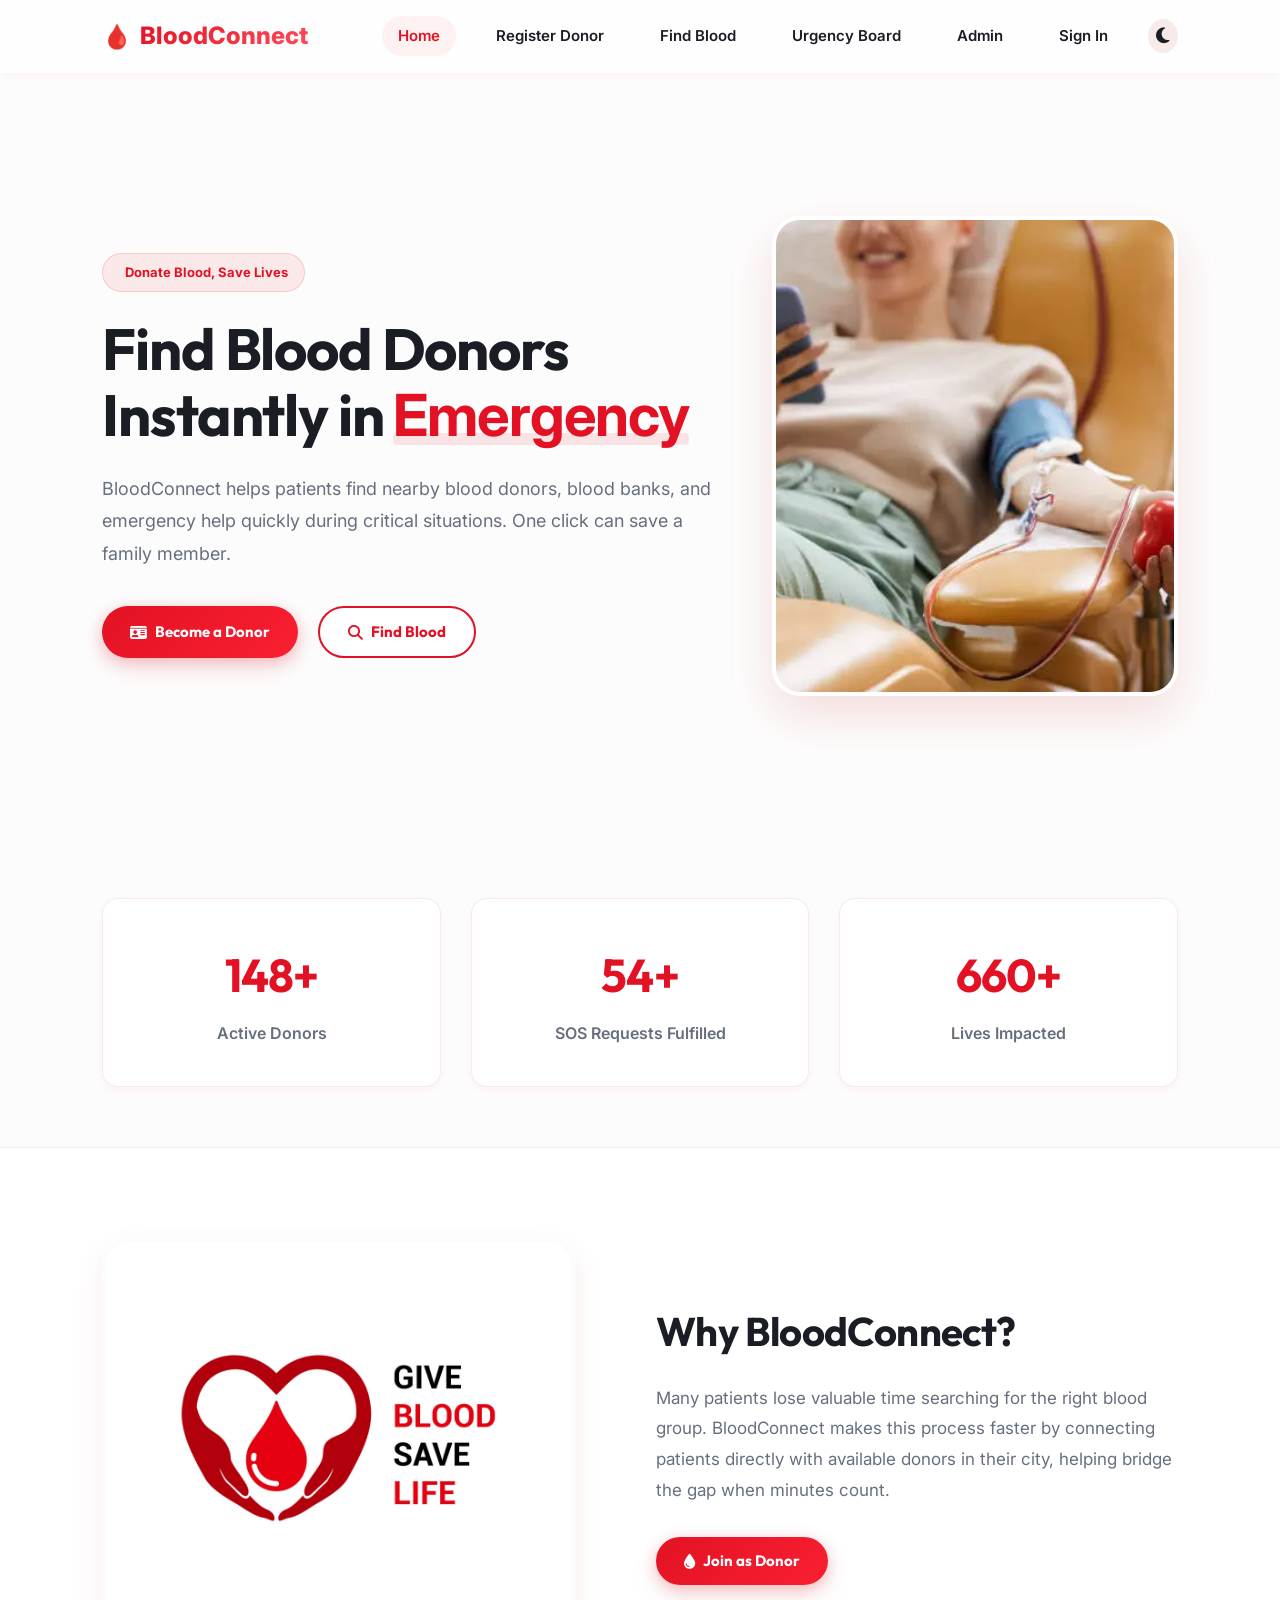
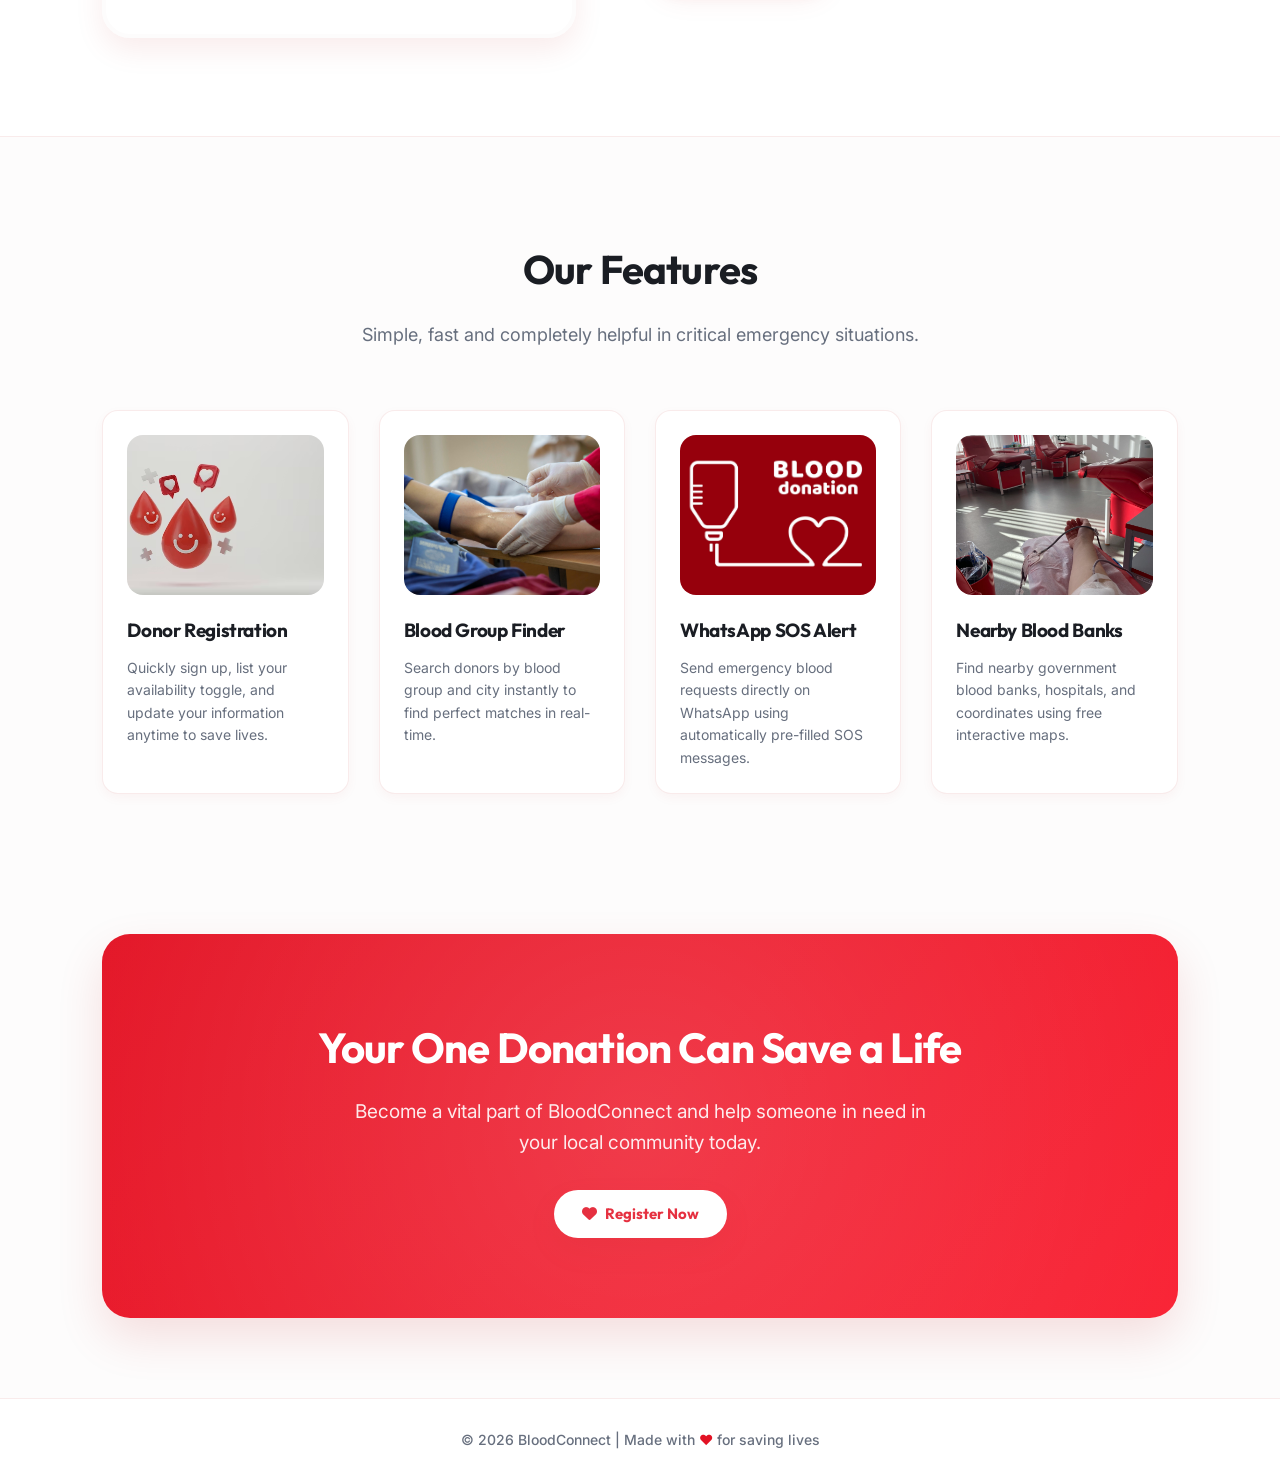
<file: frontend/index.html>
<!DOCTYPE html>
<html lang="en">
<head>
    <meta charset="UTF-8">
    <meta name="viewport" content="width=device-width, initial-scale=1.0">
    <title>BloodConnect - Emergency Blood Donor Platform</title>
    <!-- Meta details for SEO -->
    <meta name="description" content="BloodConnect is a premium emergency blood donor platform enabling instant matching, real-time urgency feeds, and one-click WhatsApp SOS alerts.">
    <!-- Font Awesome CDN -->
    <link rel="stylesheet" href="https://cdnjs.cloudflare.com/ajax/libs/font-awesome/6.4.0/css/all.min.css">
    <!-- Style Sheet -->
    <link rel="stylesheet" href="css/style.css">
</head>
<body>

    <!-- Header Navigation -->
    <header class="navbar">
        <a href="index.html" class="logo" id="header-logo">
            🩸 <span>BloodConnect</span>
        </a>
        <nav aria-label="Main Navigation">
            <a href="index.html" class="active" id="nav-home">Home</a>
            <a href="register.html" id="nav-register">Register Donor</a>
            <a href="search.html" id="nav-search">Find Blood</a>
            <a href="urgency-board.html" id="nav-board">Urgency Board</a>
            <a href="admin.html" id="nav-admin">Admin</a>
            <a href="signin.html">Sign In</a>
            <button class="theme-toggle-btn" id="theme-toggle" aria-label="Toggle Dark Mode">
                <i class="fa-solid fa-moon" id="theme-icon"></i>
            </button>
        </nav>
    </header>

    <!-- Hero Section -->
    <main>
        <section class="hero" aria-labelledby="hero-title">
            <div class="hero-content">
                <span class="badge">
                    <i class="fa-solid fa-heartpulse"></i> Donate Blood, Save Lives
                </span>
                <h1 id="hero-title">Find Blood Donors Instantly in <mark>Emergency</mark></h1>
                <p>
                    BloodConnect helps patients find nearby blood donors, blood banks,
                    and emergency help quickly during critical situations. One click can save a family member.
                </p>
                <div class="hero-buttons">
                    <a href="register.html" class="btn primary-btn" id="hero-cta-register">
                        <i class="fa-solid fa-id-card"></i> Become a Donor
                    </a>
                    <a href="search.html" class="btn secondary-btn" id="hero-cta-search">
                        <i class="fa-solid fa-magnifying-glass"></i> Find Blood
                    </a>
                </div>
            </div>
            <div class="hero-image">
                <img src="images/hero.jpg" alt="Blood Donation Concept Image">
            </div>
        </section>

        <!-- Dynamic Counter Stats Section -->
        <section class="stats" aria-label="Platform Statistics Dashboard">
            <div class="stat-box">
                <h2 id="stat-donors">0</h2>
                <p>Active Donors</p>
            </div>
            <div class="stat-box">
                <h2 id="stat-fulfilled">0</h2>
                <p>SOS Requests Fulfilled</p>
            </div>
            <div class="stat-box">
                <h2 id="stat-saved">0</h2>
                <p>Lives Impacted</p>
            </div>
        </section>

        <!-- About Section -->
        <section class="about" aria-labelledby="about-title">
            <div class="about-image">
                <img src="images/donate-life.jpg" alt="Blood donor with positive quote donate life">
            </div>
            <div class="about-content">
                <h2 id="about-title">Why BloodConnect?</h2>
                <p>
                    Many patients lose valuable time searching for the right blood group.
                    BloodConnect makes this process faster by connecting patients directly with
                    available donors in their city, helping bridge the gap when minutes count.
                </p>
                <a href="register.html" class="btn primary-btn">
                    <i class="fa-solid fa-droplet"></i> Join as Donor
                </a>
            </div>
        </section>

        <!-- Core Features Section (Images fixed based on VS Code images directory) -->
        <section class="features" aria-labelledby="features-title">
            <h2 id="features-title">Our Features</h2>
            <p class="section-subtitle">Simple, fast and completely helpful in critical emergency situations.</p>

            <div class="feature-container">
                <!-- Feature 1: Donor Registration -->
                <div class="feature-card">
                    <img src="images/blood-bag.png" alt="Blood donation bag graphic represent registration">
                    <h3>Donor Registration</h3>
                    <p>Quickly sign up, list your availability toggle, and update your information anytime to save lives.</p>
                </div>

                <!-- Feature 2: Blood Group Finder -->
                <div class="feature-card">
                    <img src="images/donation-process.jpg" alt="Close up of blood donation process represent finding donors">
                    <h3>Blood Group Finder</h3>
                    <p>Search donors by blood group and city instantly to find perfect matches in real-time.</p>
                </div>

                <!-- Feature 3: WhatsApp SOS Alert -->
                <div class="feature-card">
                    <img src="images/blood-icon.jpg" alt="Abstract red droplet background graphic represent urgency alert">
                    <h3>WhatsApp SOS Alert</h3>
                    <p>Send emergency blood requests directly on WhatsApp using automatically pre-filled SOS messages.</p>
                </div>

                <!-- Feature 4: Nearby Blood Banks -->
                <div class="feature-card">
                    <img src="images/blood-center.jpg" alt="Inside standard blood center layout with donor chair represent center finder">
                    <h3>Nearby Blood Banks</h3>
                    <p>Find nearby government blood banks, hospitals, and coordinates using free interactive maps.</p>
                </div>
            </div>
        </section>

        <!-- Call to Action Banner -->
        <section class="cta" aria-labelledby="cta-title">
            <h2 id="cta-title">Your One Donation Can Save a Life</h2>
            <p>Become a vital part of BloodConnect and help someone in need in your local community today.</p>
            <a href="register.html" class="btn white-btn">
                <i class="fa-solid fa-heart"></i> Register Now
            </a>
        </section>
    </main>

    <!-- Global Footer -->
    <footer>
        <p>© 2026 BloodConnect | Made with <span>❤️</span> for saving lives</p>
    </footer>

    <!-- Global Scripts -->
    <script src="js/main.js"></script>
</body>
</html>
</file>
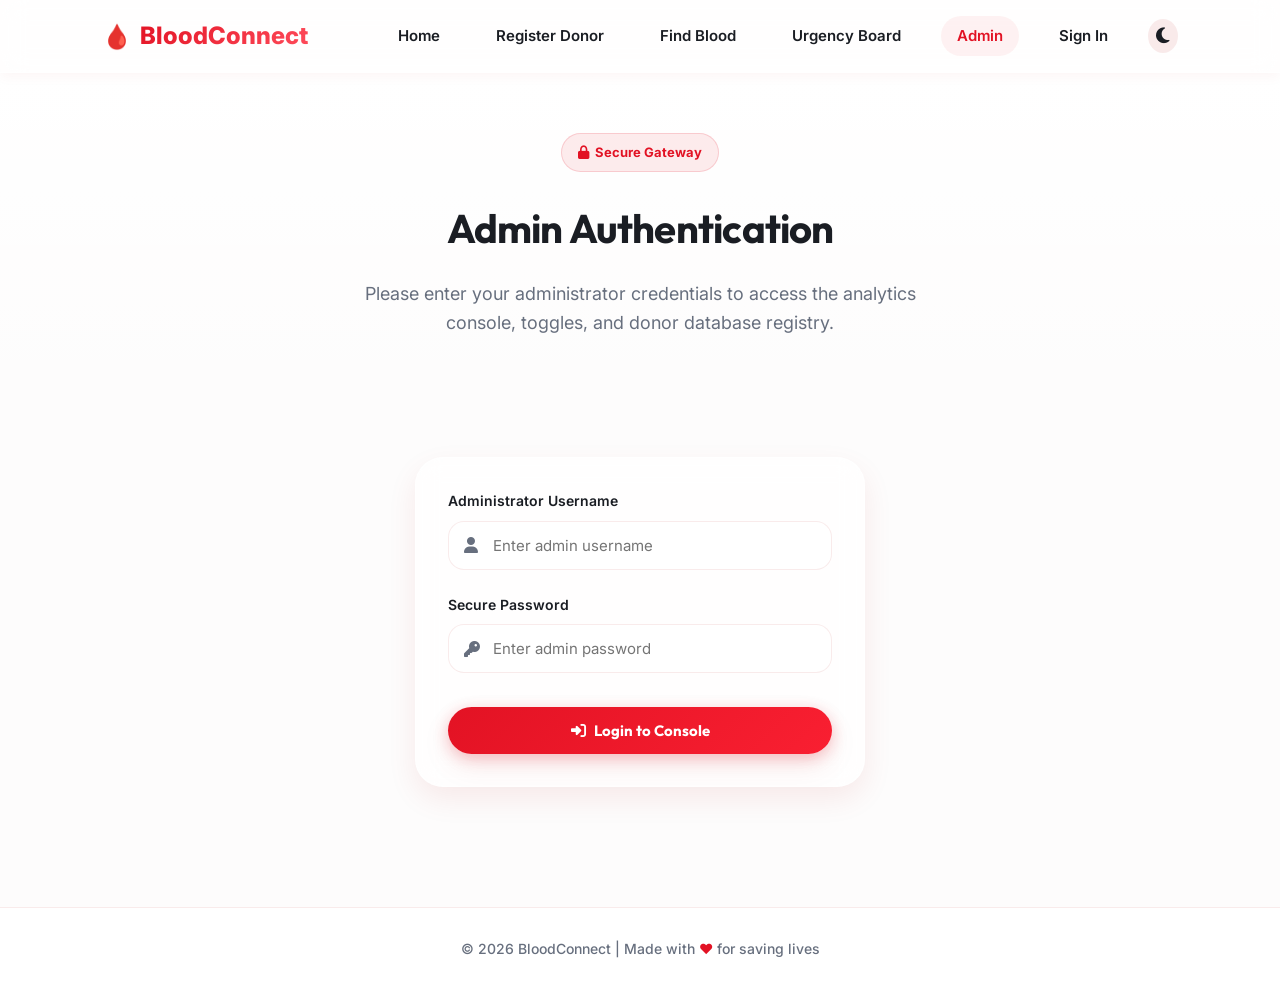
<file: frontend/admin-login.html>
<!DOCTYPE html>
<html lang="en">
<head>
    <meta charset="UTF-8">
    <meta name="viewport" content="width=device-width, initial-scale=1.0">
    <title>Admin Login - BloodConnect</title>
    <!-- Meta details for SEO -->
    <meta name="description" content="Secure administrative access to BloodConnect directory, analytics console, and donor registry control management.">
    <!-- Font Awesome CDN -->
    <link rel="stylesheet" href="https://cdnjs.cloudflare.com/ajax/libs/font-awesome/6.4.0/css/all.min.css">
    <!-- Style Sheet -->
    <link rel="stylesheet" href="css/style.css">
</head>
<body>

    <!-- Header Navigation -->
    <header class="navbar">
        <a href="index.html" class="logo" id="header-logo">
            🩸 <span>BloodConnect</span>
        </a>
        <nav aria-label="Main Navigation">
            <a href="index.html" id="nav-home">Home</a>
            <a href="register.html" id="nav-register">Register Donor</a>
            <a href="search.html" id="nav-search">Find Blood</a>
            <a href="urgency-board.html" id="nav-board">Urgency Board</a>
            <a href="admin.html" class="active" id="nav-admin">Admin</a>
            <a href="signin.html">Sign In</a>
            <button class="theme-toggle-btn" id="theme-toggle" aria-label="Toggle Dark Mode">
                <i class="fa-solid fa-moon" id="theme-icon"></i>
            </button>
        </nav>
    </header>

    <!-- Page Header Title -->
    <div class="page-header">
        <span class="badge"><i class="fa-solid fa-lock"></i> Secure Gateway</span>
        <h1 class="page-title">Admin Authentication</h1>
        <p class="section-subtitle">Please enter your administrator credentials to access the analytics console, toggles, and donor database registry.</p>
    </div>

    <!-- Login Form Section -->
    <main style="padding: 0 8% 80px;">
        <div class="glass-card form-container" style="max-width: 450px;">
            <form id="admin-login-form">
                <!-- Username -->
                <div class="form-group">
                    <label for="admin-username">Administrator Username</label>
                    <div style="position: relative;">
                        <input type="text" id="admin-username" class="form-control" style="padding-left: 44px;" placeholder="Enter admin username" required>
                        <i class="fa-solid fa-user" style="position: absolute; left: 16px; top: 50%; transform: translateY(-50%); color: var(--text-secondary);"></i>
                    </div>
                </div>

                <!-- Password -->
                <div class="form-group">
                    <label for="admin-password">Secure Password</label>
                    <div style="position: relative;">
                        <input type="password" id="admin-password" class="form-control" style="padding-left: 44px;" placeholder="Enter admin password" required>
                        <i class="fa-solid fa-key" style="position: absolute; left: 16px; top: 50%; transform: translateY(-50%); color: var(--text-secondary);"></i>
                    </div>
                </div>

                <!-- Error Message Alert Container -->
                <div id="login-error-container" style="display: none; background: rgba(239, 68, 68, 0.1); border: 1px solid rgba(239, 68, 68, 0.25); color: var(--danger); padding: 12px; border-radius: var(--radius-md); font-size: 13px; font-weight: 600; margin-bottom: 20px; align-items: center; gap: 8px;">
                    <i class="fa-solid fa-circle-exclamation"></i>
                    <span id="login-error-text">Invalid login credentials.</span>
                </div>

                <!-- Submit Button -->
                <button type="submit" class="btn primary-btn" id="login-submit-btn" style="width: 100%; padding: 14px; margin-top: 10px;">
                    <i class="fa-solid fa-right-to-bracket"></i> Login to Console
                </button>
            </form>
        </div>
    </main>

    <!-- Global Footer -->
    <footer>
        <p>© 2026 BloodConnect | Made with <span>❤️</span> for saving lives</p>
    </footer>

    <!-- Global Scripts -->
    <script src="js/main.js"></script>
</body>
</html>
</file>
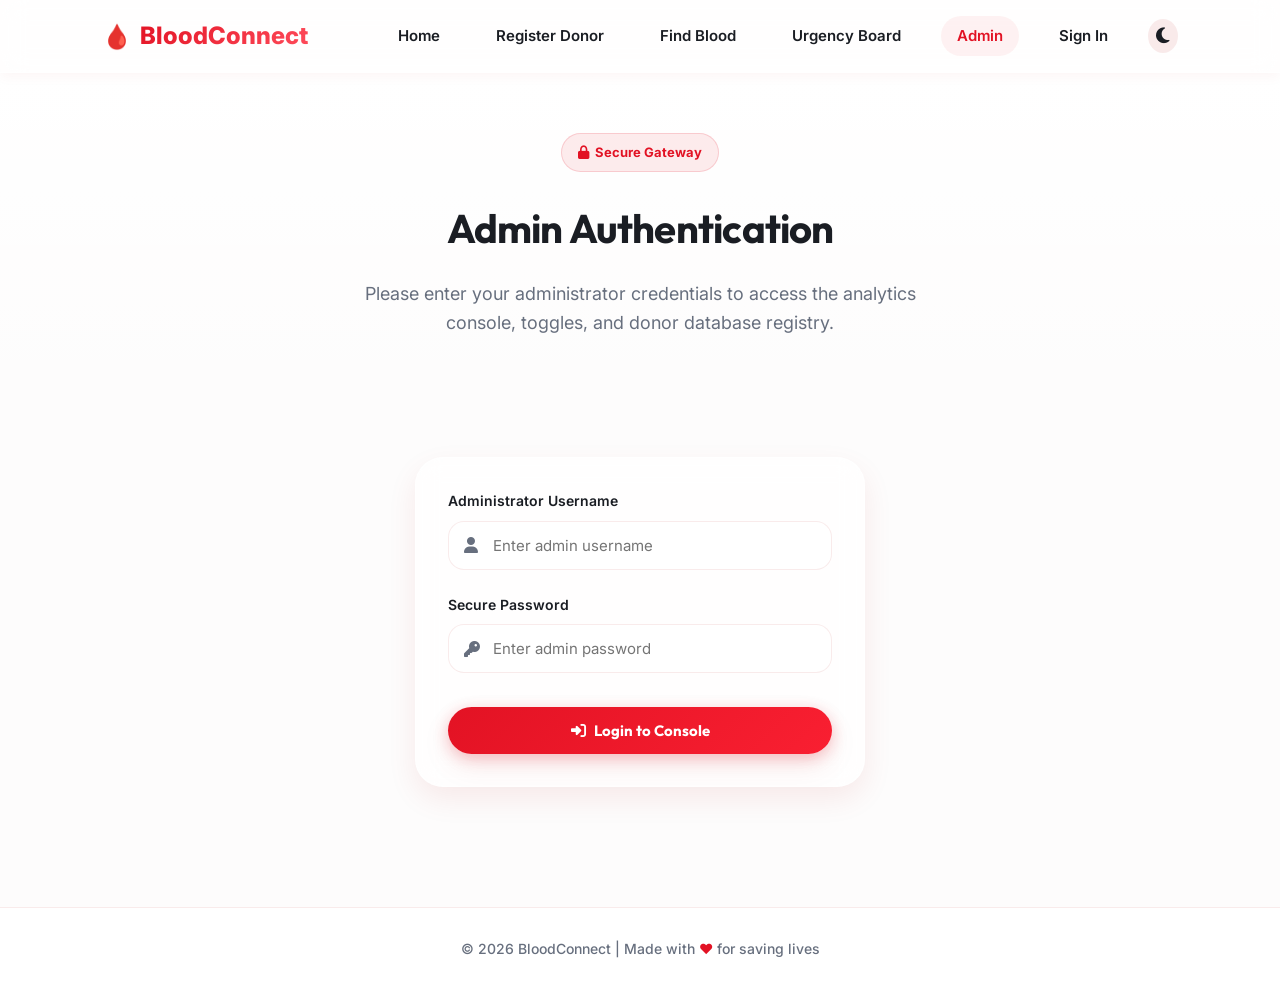
<file: frontend/admin.html>
<!DOCTYPE html>
<html lang="en">
<head>
    <meta charset="UTF-8">
    <meta name="viewport" content="width=device-width, initial-scale=1.0">
    <title>Admin Portal - BloodConnect</title>
    <!-- Font Awesome CDN -->
    <link rel="stylesheet" href="https://cdnjs.cloudflare.com/ajax/libs/font-awesome/6.4.0/css/all.min.css">
    <!-- Style Sheet -->
    <link rel="stylesheet" href="css/style.css">
</head>
<body>

    <!-- Header Navigation -->
    <header class="navbar">
        <a href="index.html" class="logo" id="header-logo">
            🩸 <span>BloodConnect</span>
        </a>
        <nav aria-label="Main Navigation">
            <a href="index.html" id="nav-home">Home</a>
            <a href="register.html" id="nav-register">Register Donor</a>
            <a href="search.html" id="nav-search">Find Blood</a>
            <a href="urgency-board.html" id="nav-board">Urgency Board</a>
            <a href="admin.html" class="active" id="nav-admin">Admin</a>
            <a href="signin.html">Sign In</a>
            <button class="theme-toggle-btn" id="theme-toggle" aria-label="Toggle Dark Mode">
                <i class="fa-solid fa-moon" id="theme-icon"></i>
            </button>
            <button class="btn primary-btn" id="admin-logout-btn" style="padding: 8px 16px; font-size: 13px; margin-left: 10px;">
                <i class="fa-solid fa-right-from-bracket"></i> Logout
            </button>
        </nav>
    </header>

    <!-- Page Header Title -->
    <div class="page-header">
        <span class="badge"><i class="fa-solid fa-chart-line"></i> Analytics Console</span>
        <h1 class="page-title">Admin Management Portal</h1>
        <p class="section-subtitle">Real-time tracking of donor numbers, SOS requests, blood distributions, and complete database registry actions.</p>
    </div>

    <!-- Admin Analytics Dashboard -->
    <main class="admin-grid">
        <!-- Aggregate Stats Cards Row -->
        <section class="analytics-cards" aria-label="Aggregates Overview">
            <!-- Card 1 -->
            <div class="stat-box" style="padding: 24px; text-align: left;">
                <div style="display: flex; justify-content: space-between; align-items: center; margin-bottom: 12px;">
                    <span style="font-size: 14px; font-weight: 700; color: var(--text-secondary);">Total Registered</span>
                    <i class="fa-solid fa-users" style="color: var(--primary); font-size: 20px;"></i>
                </div>
                <h2 id="agg-donors" style="font-size: 32px; line-height: 1; margin-bottom: 4px;">0</h2>
                <p style="font-size: 12px; font-weight: 500;">Healthy Donors Listed</p>
            </div>

            <!-- Card 2 -->
            <div class="stat-box" style="padding: 24px; text-align: left;">
                <div style="display: flex; justify-content: space-between; align-items: center; margin-bottom: 12px;">
                    <span style="font-size: 14px; font-weight: 700; color: var(--text-secondary);">SOS Fulfilled</span>
                    <i class="fa-solid fa-circle-check" style="color: var(--success); font-size: 20px;"></i>
                </div>
                <h2 id="agg-fulfilled" style="font-size: 32px; line-height: 1; margin-bottom: 4px;">0</h2>
                <p style="font-size: 12px; font-weight: 500;">Emergency Cases Closed</p>
            </div>

            <!-- Card 3 -->
            <div class="stat-box" style="padding: 24px; text-align: left;">
                <div style="display: flex; justify-content: space-between; align-items: center; margin-bottom: 12px;">
                    <span style="font-size: 14px; font-weight: 700; color: var(--text-secondary);">Critical Pending</span>
                    <i class="fa-solid fa-triangle-exclamation" style="color: var(--danger); font-size: 20px;"></i>
                </div>
                <h2 id="agg-critical" style="font-size: 32px; line-height: 1; margin-bottom: 4px;">0</h2>
                <p style="font-size: 12px; font-weight: 500;">Immediate Matchings Open</p>
            </div>

            <!-- Card 4 -->
            <div class="stat-box" style="padding: 24px; text-align: left;">
                <div style="display: flex; justify-content: space-between; align-items: center; margin-bottom: 12px;">
                    <span style="font-size: 14px; font-weight: 700; color: var(--text-secondary);">Blood Banks</span>
                    <i class="fa-solid fa-hospital" style="color: var(--info); font-size: 20px;"></i>
                </div>
                <h2 id="agg-bbanks" style="font-size: 32px; line-height: 1; margin-bottom: 4px;">0</h2>
                <p style="font-size: 12px; font-weight: 500;">Partner Networks Connected</p>
            </div>
        </section>

        <!-- Charts Dashboard Section -->
        <section class="admin-charts-grid" aria-label="Visual Analytics Charts">
            <!-- Bar Chart: City Distribution -->
            <div class="chart-card">
                <h3><i class="fa-solid fa-map-location-dot"></i> City Wise Registry Distribution</h3>
                <div class="bar-chart-container">
                    <!-- Delhi -->
                    <div class="bar-item" id="bar-delhi">
                        <div class="bar-fill" style="height: 0px;"><span class="bar-val">0</span></div>
                        <span class="bar-label">Delhi</span>
                    </div>
                    <!-- Mumbai -->
                    <div class="bar-item" id="bar-mumbai">
                        <div class="bar-fill" style="height: 0px;"><span class="bar-val">0</span></div>
                        <span class="bar-label">Mumbai</span>
                    </div>
                    <!-- Bangalore -->
                    <div class="bar-item" id="bar-bangalore">
                        <div class="bar-fill" style="height: 0px;"><span class="bar-val">0</span></div>
                        <span class="bar-label">Blore</span>
                    </div>
                    <!-- Jaipur -->
                    <div class="bar-item" id="bar-jaipur">
                        <div class="bar-fill" style="height: 0px;"><span class="bar-val">0</span></div>
                        <span class="bar-label">Jaipur</span>
                    </div>
                    <!-- Kolkata -->
                    <div class="bar-item" id="bar-kolkata">
                        <div class="bar-fill" style="height: 0px;"><span class="bar-val">0</span></div>
                        <span class="bar-label">Kolkata</span>
                    </div>
                </div>
            </div>

            <!-- Doughnut Chart: Blood Groups Distribution -->
            <div class="chart-card">
                <h3><i class="fa-solid fa-droplet"></i> Blood Group Distribution Ratio</h3>
                <div class="doughnut-chart-container">
                    <div class="circle-ring">
                        <div class="circle-inner">
                            <h4 style="color:var(--primary);">A+ B+ O+</h4>
                            <p>Ratios</p>
                        </div>
                    </div>
                    
                    <!-- Color Coding Legends -->
                    <div class="legend-list">
                        <div class="legend-item">
                            <div class="legend-color" style="background: var(--primary);"></div>
                            <span>O+: <strong id="val-group-op">0</strong></span>
                        </div>
                        <div class="legend-item">
                            <div class="legend-color" style="background: hsl(355, 60%, 65%);"></div>
                            <span>B+: <strong id="val-group-bp">0</strong></span>
                        </div>
                        <div class="legend-item">
                            <div class="legend-color" style="background: hsl(200, 95%, 48%);"></div>
                            <span>A-: <strong id="val-group-am">0</strong></span>
                        </div>
                        <div class="legend-item">
                            <div class="legend-color" style="background: hsl(142, 70%, 45%);"></div>
                            <span>AB+: <strong id="val-group-abp">0</strong></span>
                        </div>
                    </div>
                </div>
            </div>
        </section>

        <!-- Database Sheet List Panel -->
        <section class="sheet-card" aria-label="Donor Database Table">
            <div class="sheet-header">
                <h3 style="margin-bottom: 0; font-family: var(--font-heading);"><i class="fa-solid fa-database"></i> Donor Directory Database Sheet</h3>
            </div>
            
            <div class="sheet-table-wrapper">
                <table class="sheet-table">
                    <thead>
                        <tr>
                            <th>Donor Name</th>
                            <th>Group</th>
                            <th>City</th>
                            <th>WhatsApp Mobile</th>
                            <th>Registry Date</th>
                            <th>Status</th>
                            <th>Actions</th>
                        </tr>
                    </thead>
                    <tbody id="admin-donors-table">
                        <!-- Populated dynamically via JS -->
                    </tbody>
                </table>
            </div>
        </section>
    </main>

    <!-- Global Footer -->
    <footer>
        <p>© 2026 BloodConnect | Made with <span>❤️</span> for saving lives</p>
    </footer>

    <!-- Global Scripts -->
    <script src="js/main.js"></script>
</body>
</html>
</file>
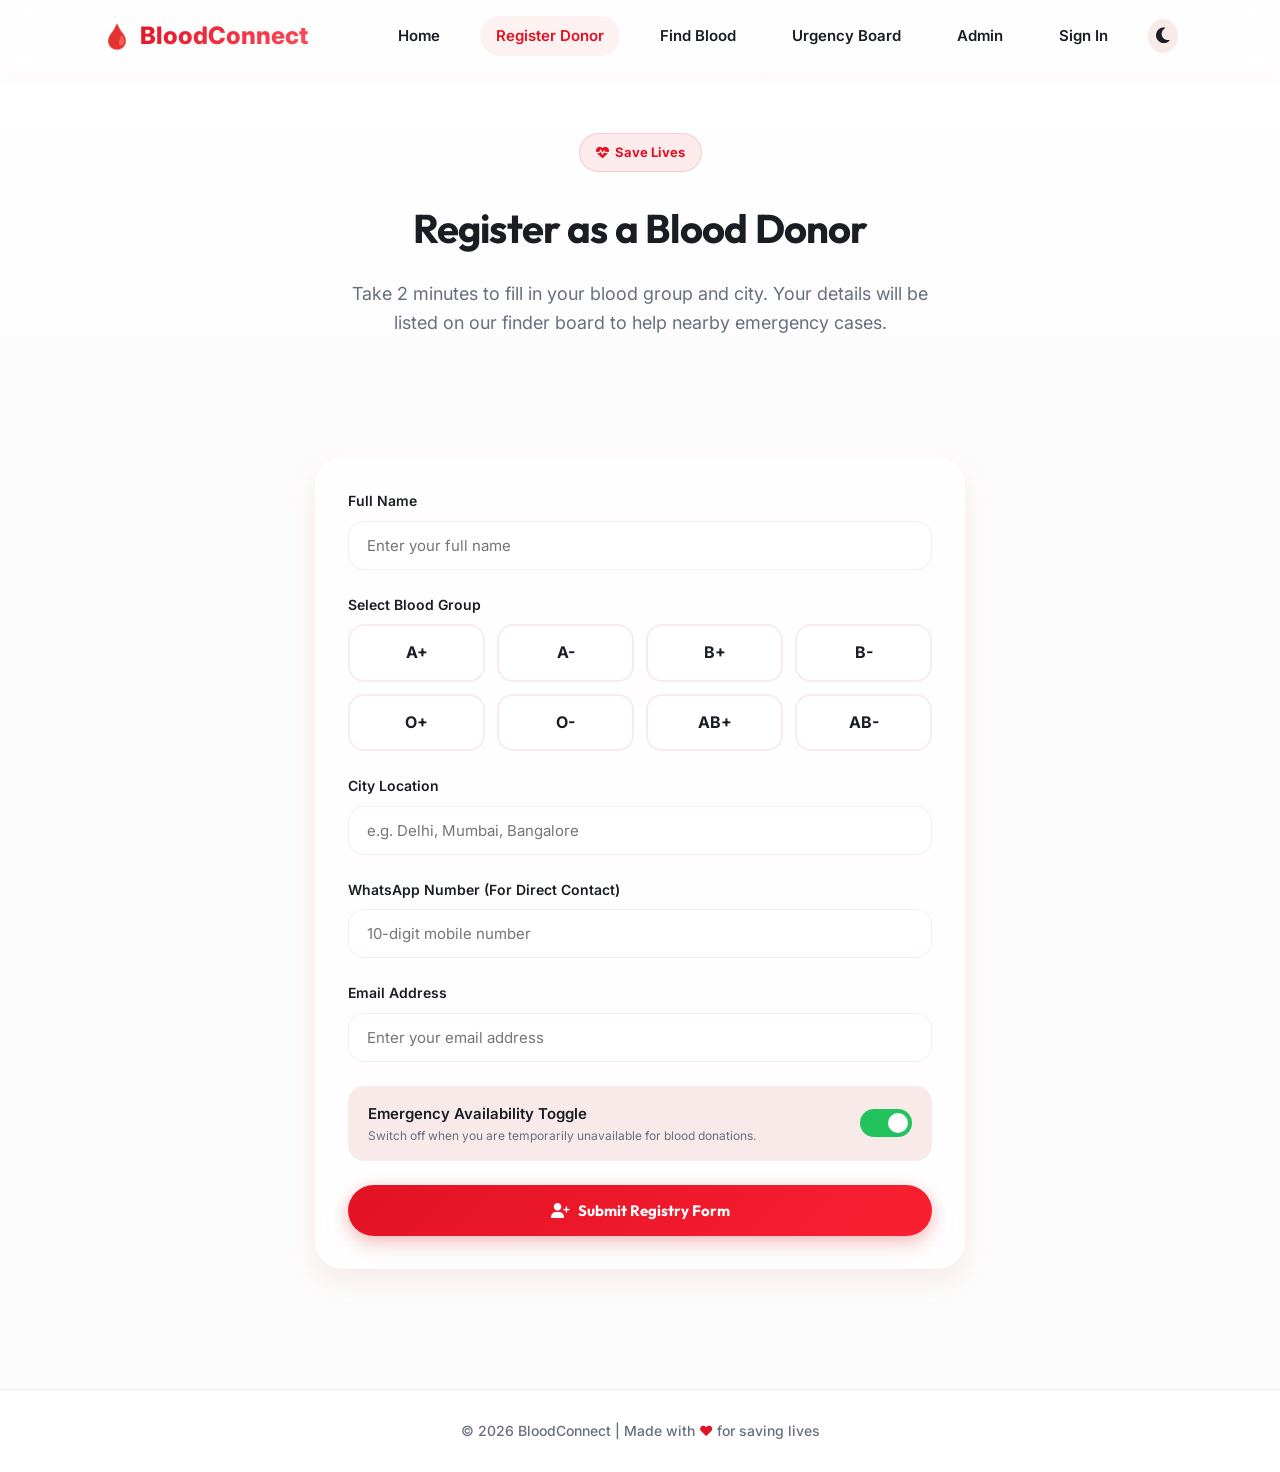
<file: frontend/register.html>
<!DOCTYPE html>
<html lang="en">
<head>
    <meta charset="UTF-8">
    <meta name="viewport" content="width=device-width, initial-scale=1.0">
    <title>Become a Blood Donor - BloodConnect</title>
    <!-- Font Awesome CDN -->
    <link rel="stylesheet" href="https://cdnjs.cloudflare.com/ajax/libs/font-awesome/6.4.0/css/all.min.css">
    <!-- Style Sheet -->
    <link rel="stylesheet" href="css/style.css">
</head>
<body>

    <!-- Header Navigation -->
    <header class="navbar">
        <a href="index.html" class="logo" id="header-logo">
            🩸 <span>BloodConnect</span>
        </a>
        <nav aria-label="Main Navigation">
            <a href="index.html" id="nav-home">Home</a>
            <a href="register.html" class="active" id="nav-register">Register Donor</a>
            <a href="search.html" id="nav-search">Find Blood</a>
            <a href="urgency-board.html" id="nav-board">Urgency Board</a>
            <a href="admin.html" id="nav-admin">Admin</a>
            <a href="signin.html">Sign In</a>
            <button class="theme-toggle-btn" id="theme-toggle" aria-label="Toggle Dark Mode">
                <i class="fa-solid fa-moon" id="theme-icon"></i>
            </button>
        </nav>
    </header>

    <!-- Page Header Title -->
    <div class="page-header">
        <span class="badge"><i class="fa-solid fa-heart-pulse"></i> Save Lives</span>
        <h1 class="page-title">Register as a Blood Donor</h1>
        <p class="section-subtitle">Take 2 minutes to fill in your blood group and city. Your details will be listed on our finder board to help nearby emergency cases.</p>
    </div>

    <!-- Registration Form Section -->
    <main style="padding: 0 8% 80px;">
        <div class="glass-card form-container">
            <form id="register-form">
                <!-- Donor Name -->
                <div class="form-group">
                    <label for="donor-name">Full Name</label>
                    <input type="text" id="donor-name" class="form-control" placeholder="Enter your full name" required>
                </div>

                <!-- Blood Group Selection -->
                <div class="form-group">
                    <label>Select Blood Group</label>
                    <div class="blood-grid">
                        <div class="blood-chip" data-group="A+">A+</div>
                        <div class="blood-chip" data-group="A-">A-</div>
                        <div class="blood-chip" data-group="B+">B+</div>
                        <div class="blood-chip" data-group="B-">B-</div>
                        <div class="blood-chip" data-group="O+">O+</div>
                        <div class="blood-chip" data-group="O-">O-</div>
                        <div class="blood-chip" data-group="AB+">AB+</div>
                        <div class="blood-chip" data-group="AB-">AB-</div>
                    </div>
                    <input type="hidden" id="selected-blood-group" required>
                </div>

                <!-- City Location -->
                <div class="form-group">
                    <label for="donor-city">City Location</label>
                    <input type="text" id="donor-city" class="form-control" placeholder="e.g. Delhi, Mumbai, Bangalore" required>
                </div>

                <!-- WhatsApp Mobile Number -->
                <div class="form-group">
                    <label for="donor-phone">WhatsApp Number (For Direct Contact)</label>
                    <input type="tel" id="donor-phone" class="form-control" placeholder="10-digit mobile number" pattern="[0-9]{10}" required>
                </div>

                <!-- Email Address -->
                <div class="form-group">
                    <label for="donor-email">Email Address</label>
                    <input type="email" id="donor-email" class="form-control" placeholder="Enter your email address" required>
                </div>

                <!-- Availability Toggle Switch -->
                <div class="switch-wrapper">
                    <div class="switch-label">
                        <span>Emergency Availability Toggle</span>
                        <small>Switch off when you are temporarily unavailable for blood donations.</small>
                    </div>
                    <label class="switch">
                        <input type="checkbox" id="availability-toggle" checked>
                        <span class="slider"></span>
                    </label>
                </div>

                <!-- Submit Button -->
                <button type="submit" class="btn primary-btn" style="width: 100%; padding: 16px;">
                    <i class="fa-solid fa-user-plus"></i> Submit Registry Form
                </button>
            </form>
        </div>
    </main>

    <!-- Success Feedback Overlay Modal -->
    <div class="modal-overlay" id="success-modal">
        <div class="modal-content">
            <i class="fa-solid fa-circle-check success-icon"></i>
            <h3>Registration Completed!</h3>
            <p>Your blood group profile has been verified and registered onto BloodConnect. Donors can search for you during crisis times.</p>
            <button class="btn primary-btn" id="modal-close-btn" style="width: 100%;">
                <i class="fa-solid fa-magnifying-glass"></i> View Finder Board
            </button>
        </div>
    </div>

    <!-- Global Footer -->
    <footer>
        <p>© 2026 BloodConnect | Made with <span>❤️</span> for saving lives</p>
    </footer>

    <!-- Global Scripts -->
    <script src="js/main.js"></script>
</body>
</html>
</file>
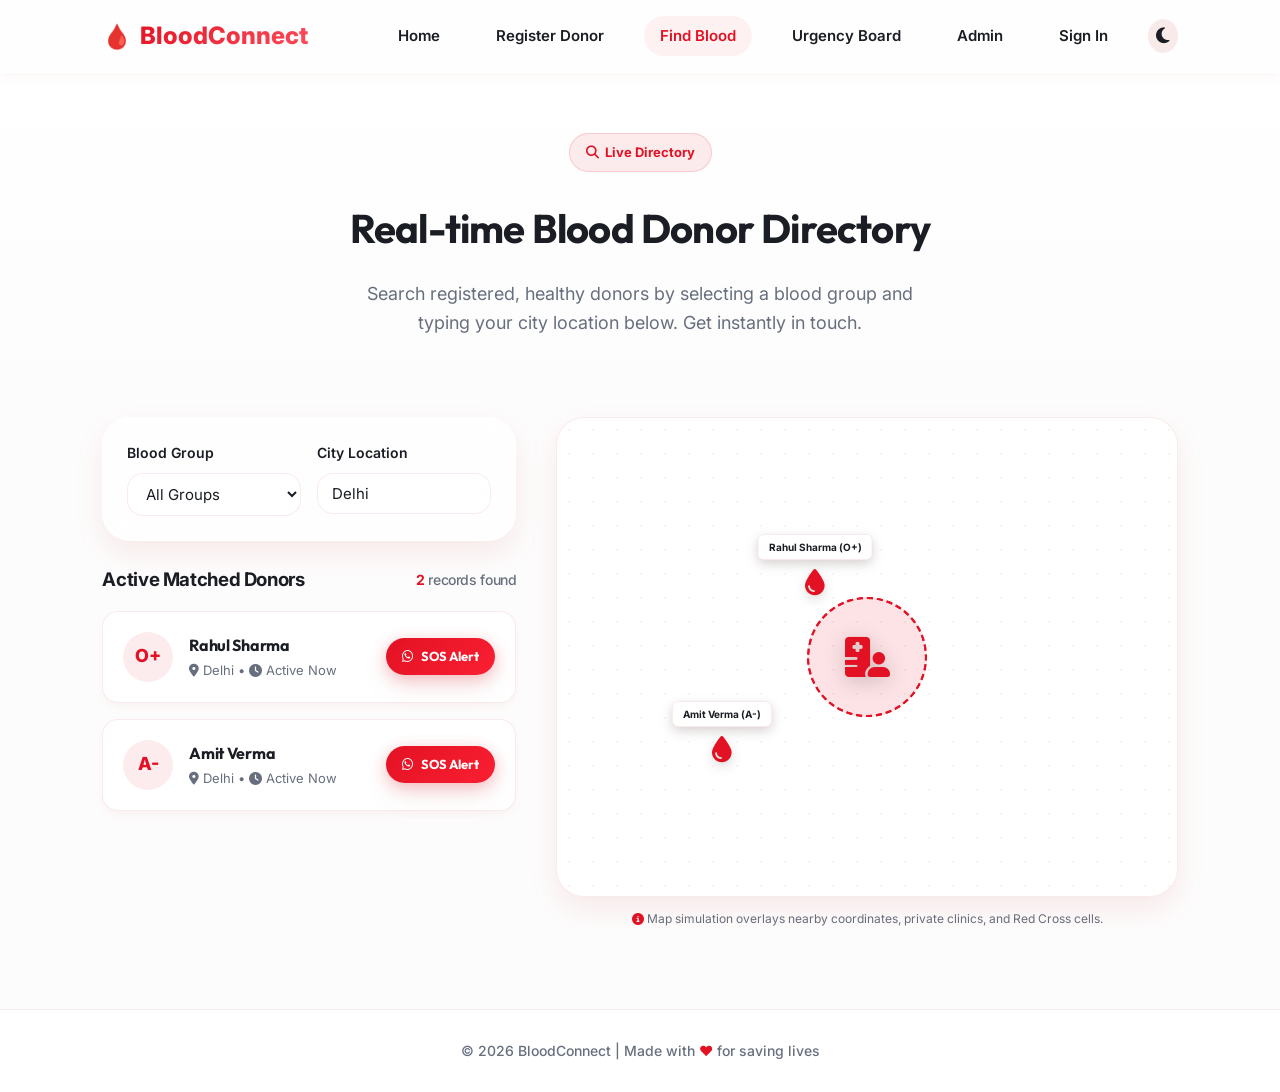
<file: frontend/search.html>
<!DOCTYPE html>
<html lang="en">
<head>
    <meta charset="UTF-8">
    <meta name="viewport" content="width=device-width, initial-scale=1.0">
    <title>Find Blood Donors - BloodConnect</title>
    <!-- Font Awesome CDN -->
    <link rel="stylesheet" href="https://cdnjs.cloudflare.com/ajax/libs/font-awesome/6.4.0/css/all.min.css">
    <!-- Style Sheet -->
    <link rel="stylesheet" href="css/style.css">
</head>
<body>

    <!-- Header Navigation -->
    <header class="navbar">
        <a href="index.html" class="logo" id="header-logo">
            🩸 <span>BloodConnect</span>
        </a>
        <nav aria-label="Main Navigation">
            <a href="index.html" id="nav-home">Home</a>
            <a href="register.html" id="nav-register">Register Donor</a>
            <a href="search.html" class="active" id="nav-search">Find Blood</a>
            <a href="urgency-board.html" id="nav-board">Urgency Board</a>
            <a href="admin.html" id="nav-admin">Admin</a>
            <a href="signin.html">Sign In</a>
            <button class="theme-toggle-btn" id="theme-toggle" aria-label="Toggle Dark Mode">
                <i class="fa-solid fa-moon" id="theme-icon"></i>
            </button>
        </nav>
    </header>

    <!-- Page Header Title -->
    <div class="page-header">
        <span class="badge"><i class="fa-solid fa-magnifying-glass"></i> Live Directory</span>
        <h1 class="page-title">Real-time Blood Donor Directory</h1>
        <p class="section-subtitle">Search registered, healthy donors by selecting a blood group and typing your city location below. Get instantly in touch.</p>
    </div>

    <!-- Search Directory Panel and Map Visualizer -->
    <main class="search-grid">
        <!-- Search Controls and Matching Results Column -->
        <div style="display: flex; flex-direction: column; gap: 24px;">
            <!-- Filters Card -->
            <div class="glass-card" style="padding: 24px;">
                <div style="display: grid; grid-template-columns: 1fr 1fr; gap: 16px;">
                    <!-- Blood Group Selection -->
                    <div class="form-group" style="margin-bottom: 0;">
                        <label for="search-group">Blood Group</label>
                        <select id="search-group" class="form-control" style="padding: 10px 14px;">
                            <option value="">All Groups</option>
                            <option value="A+">A+</option>
                            <option value="A-">A-</option>
                            <option value="B+">B+</option>
                            <option value="B-">B-</option>
                            <option value="O+">O+</option>
                            <option value="O-">O-</option>
                            <option value="AB+">AB+</option>
                            <option value="AB-">AB-</option>
                        </select>
                    </div>

                    <!-- City Search -->
                    <div class="form-group" style="margin-bottom: 0;">
                        <label for="search-city">City Location</label>
                        <input type="text" id="search-city" class="form-control" style="padding: 10px 14px;" placeholder="e.g. Delhi, Mumbai" value="Delhi">
                    </div>
                </div>
            </div>

            <!-- Results Listing Column -->
            <div>
                <h3 style="margin-bottom: 16px; font-family: var(--font-heading); display: flex; justify-content: space-between; align-items: center;">
                    <span>Active Matched Donors</span>
                    <span style="font-size: 14px; font-weight: 500; color: var(--text-secondary);"><span id="records-count" style="color:var(--primary); font-weight:700;">0</span> records found</span>
                </h3>

                <!-- List items rendered dynamically in JS -->
                <div class="donors-list" id="donors-list">
                    <!-- Cards will be populated by main.js search engine -->
                </div>
            </div>
        </div>

        <!-- High-fidelity Simulated Mapping Column -->
        <div style="position: sticky; top: 100px;">
            <div class="map-container">
                <!-- Leaflet Engine Mock Graphic -->
                <div class="mock-map">
                    <div class="map-circle"></div>
                    <div class="map-circle" style="animation-delay: 1.5s;"></div>
                    <i class="fa-solid fa-hospital-user" style="font-size: 40px; color: var(--primary); z-index: 5; filter: drop-shadow(0 4px 10px rgba(0,0,0,0.2));"></i>
                    <!-- Dynamic Donor Pins are rendered inside by main.js updateMockMapPins() -->
                </div>
            </div>
            
            <p style="font-size: 12px; color: var(--text-secondary); text-align: center; margin-top: 12px;">
                <i class="fa-solid fa-circle-info" style="color: var(--primary);"></i> Map simulation overlays nearby coordinates, private clinics, and Red Cross cells.
            </p>
        </div>
    </main>

    <!-- Global Footer -->
    <footer>
        <p>© 2026 BloodConnect | Made with <span>❤️</span> for saving lives</p>
    </footer>

    <!-- Global Scripts -->
    <script src="js/main.js"></script>
</body>
</html>
</file>
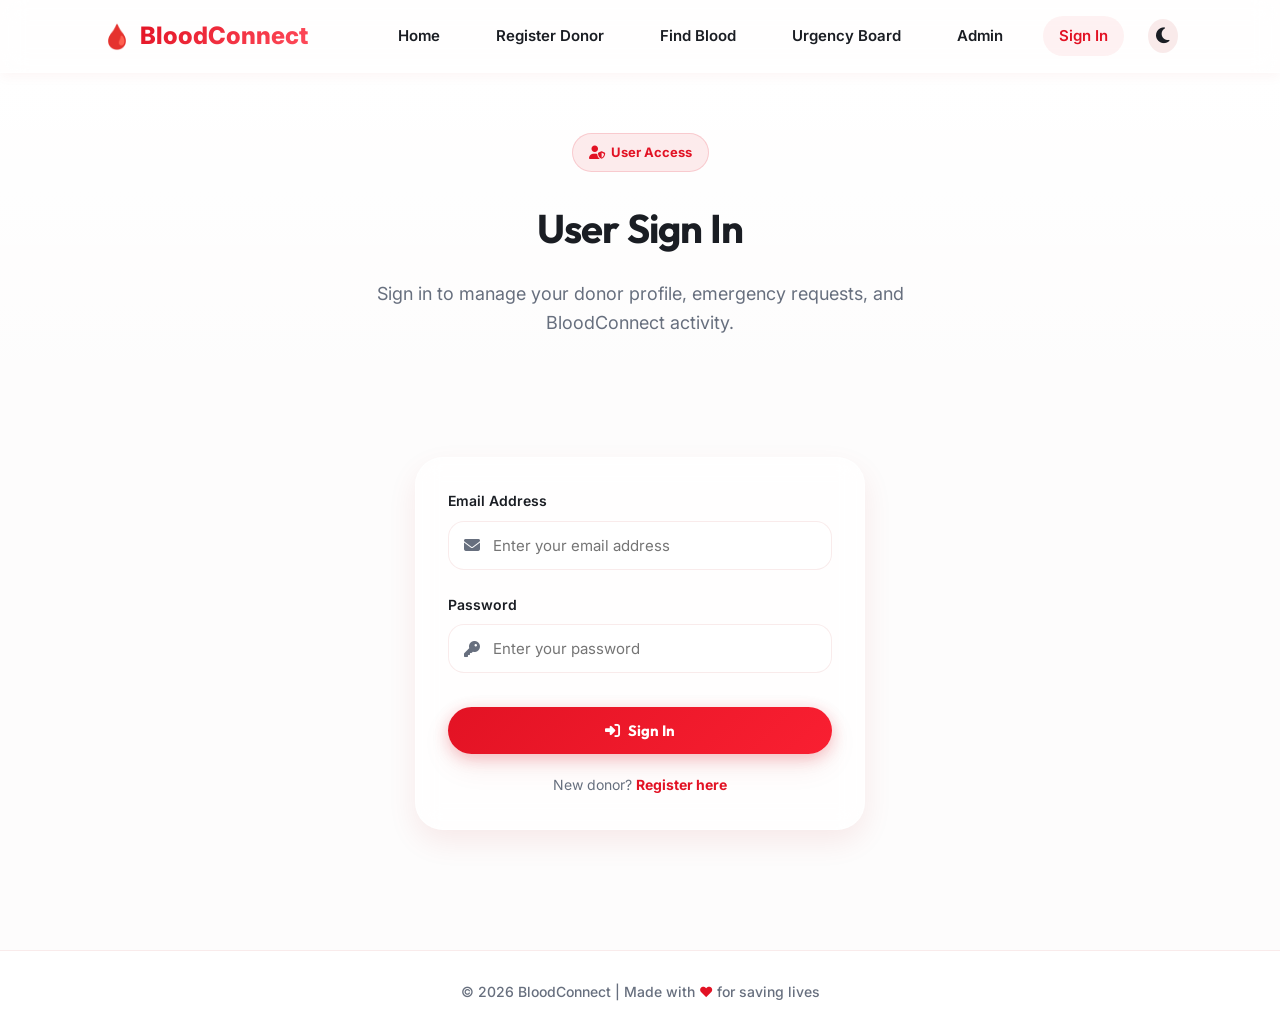
<file: frontend/sigin.html>
<!DOCTYPE html>
<html lang="en">
<head>
    <meta charset="UTF-8">
    <meta name="viewport" content="width=device-width, initial-scale=1.0">
    <title>Sign In - BloodConnect</title>
    <meta name="description" content="User sign in page for BloodConnect donor and emergency blood request access.">
    <link rel="stylesheet" href="https://cdnjs.cloudflare.com/ajax/libs/font-awesome/6.4.0/css/all.min.css">
    <link rel="stylesheet" href="css/style.css">
</head>
<body>

<header class="navbar">
    <a href="index.html" class="logo" id="header-logo">
        🩸 <span>BloodConnect</span>
    </a>
    <nav aria-label="Main Navigation">
        <a href="index.html" id="nav-home">Home</a>
        <a href="register.html" id="nav-register">Register Donor</a>
        <a href="search.html" id="nav-search">Find Blood</a>
        <a href="urgency-board.html" id="nav-board">Urgency Board</a>
        <a href="admin-login.html" id="nav-admin">Admin</a>
        <a href="signin.html" class="active">Sign In</a>
        <button class="theme-toggle-btn" id="theme-toggle" aria-label="Toggle Dark Mode">
            <i class="fa-solid fa-moon" id="theme-icon"></i>
        </button>
    </nav>
</header>

<div class="page-header">
    <span class="badge"><i class="fa-solid fa-user-shield"></i> User Access</span>
    <h1 class="page-title">User Sign In</h1>
    <p class="section-subtitle">Sign in to manage your donor profile, emergency requests, and BloodConnect activity.</p>
</div>

<main style="padding: 0 8% 80px;">
    <div class="glass-card form-container" style="max-width: 450px;">
        <form id="signin-form">

            <div class="form-group">
                <label for="signin-email">Email Address</label>
                <div style="position: relative;">
                    <input type="email" id="signin-email" class="form-control" style="padding-left: 44px;" placeholder="Enter your email address" required>
                    <i class="fa-solid fa-envelope" style="position: absolute; left: 16px; top: 50%; transform: translateY(-50%); color: var(--text-secondary);"></i>
                </div>
            </div>

            <div class="form-group">
                <label for="signin-password">Password</label>
                <div style="position: relative;">
                    <input type="password" id="signin-password" class="form-control" style="padding-left: 44px;" placeholder="Enter your password" required>
                    <i class="fa-solid fa-key" style="position: absolute; left: 16px; top: 50%; transform: translateY(-50%); color: var(--text-secondary);"></i>
                </div>
            </div>

            <button type="submit" class="btn primary-btn" style="width: 100%; padding: 14px; margin-top: 10px;">
                <i class="fa-solid fa-right-to-bracket"></i> Sign In
            </button>

            <p style="text-align:center; margin-top:20px; color:var(--text-secondary); font-size:14px;">
                New donor? <a href="register.html" style="color:var(--primary); font-weight:700;">Register here</a>
            </p>
        </form>
    </div>
</main>

<footer>
    <p>© 2026 BloodConnect | Made with <span>❤️</span> for saving lives</p>
</footer>

<script src="js/main.js"></script>
<script>
document.getElementById("signin-form").addEventListener("submit", function(e) {
    e.preventDefault();
    alert("Sign in successful!");
    window.location.href = "index.html";
});
</script>

</body>
</html>
</file>
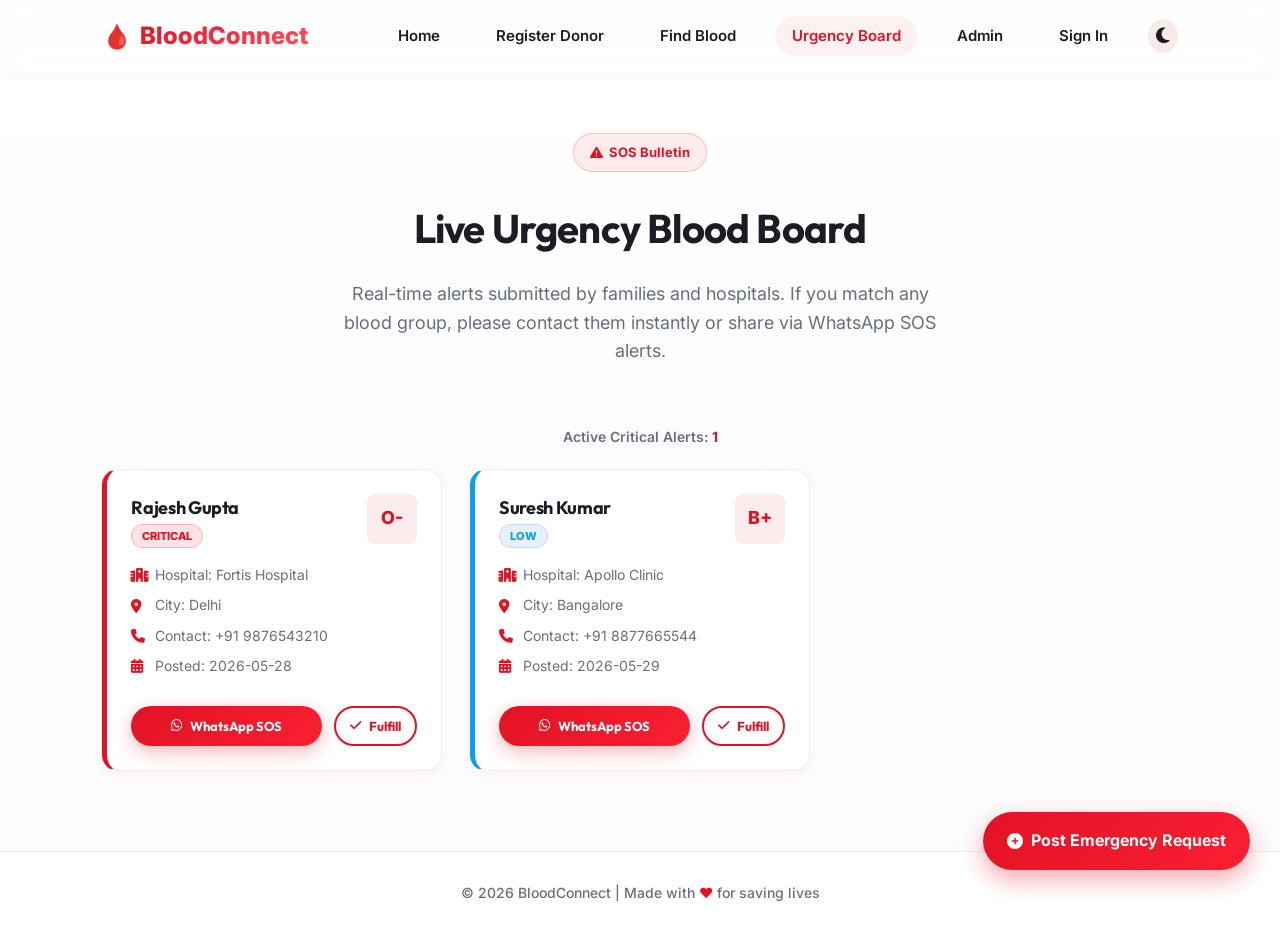
<file: frontend/urgency-board.html>
<!DOCTYPE html>
<html lang="en">
<head>
    <meta charset="UTF-8">
    <meta name="viewport" content="width=device-width, initial-scale=1.0">
    <title>Urgency Board - BloodConnect</title>
    <!-- Font Awesome CDN -->
    <link rel="stylesheet" href="https://cdnjs.cloudflare.com/ajax/libs/font-awesome/6.4.0/css/all.min.css">
    <!-- Style Sheet -->
    <link rel="stylesheet" href="css/style.css">
</head>
<body>

    <!-- Header Navigation -->
    <header class="navbar">
        <a href="index.html" class="logo" id="header-logo">
            🩸 <span>BloodConnect</span>
        </a>
        <nav aria-label="Main Navigation">
            <a href="index.html" id="nav-home">Home</a>
            <a href="register.html" id="nav-register">Register Donor</a>
            <a href="search.html" id="nav-search">Find Blood</a>
            <a href="urgency-board.html" class="active" id="nav-board">Urgency Board</a>
            <a href="admin.html" id="nav-admin">Admin</a>
            <a href="signin.html">Sign In</a>
            <button class="theme-toggle-btn" id="theme-toggle" aria-label="Toggle Dark Mode">
                <i class="fa-solid fa-moon" id="theme-icon"></i>
            </button>
        </nav>
    </header>

    <!-- Page Header Title -->
    <div class="page-header">
        <span class="badge" style="background: rgba(239, 68, 68, 0.1); border-color: rgba(239, 68, 68, 0.25);">
            <i class="fa-solid fa-triangle-exclamation" style="animation: heartbeat 1.2s infinite; color: var(--danger);"></i> SOS Bulletin
        </span>
        <h1 class="page-title">Live Urgency Blood Board</h1>
        <p class="section-subtitle">Real-time alerts submitted by families and hospitals. If you match any blood group, please contact them instantly or share via WhatsApp SOS alerts.</p>
        
        <!-- Alerts Sub-statistics -->
        <div style="display: flex; gap: 20px; justify-content: center; margin-top: 10px;">
            <span style="font-size: 14px; font-weight: 600; color: var(--text-secondary);">
                Active Critical Alerts: <strong style="color: var(--danger);" id="critical-count">0</strong>
            </span>
        </div>
    </div>

    <!-- Live Urgent Feeds Grid -->
    <main class="board-grid" id="urgency-container">
        <!-- Rendered dynamically in JS -->
    </main>

    <!-- Floating Action Button to post request -->
    <div class="floating-btn" id="open-request-modal">
        <i class="fa-solid fa-circle-plus"></i> Post Emergency Request
    </div>

    <!-- Modal for Posting Urgent Request -->
    <div class="modal-overlay" id="request-modal">
        <div class="modal-content" style="max-width: 550px; text-align: left; padding: 32px;">
            <div style="display: flex; justify-content: space-between; align-items: center; margin-bottom: 24px;">
                <h3 style="margin-bottom: 0; font-family: var(--font-heading);"><i class="fa-solid fa-circle-exclamation" style="color: var(--danger);"></i> SOS Emergency Post</h3>
                <i class="fa-solid fa-xmark" id="board-modal-close" style="font-size: 20px; cursor: pointer; color: var(--text-secondary);"></i>
            </div>
            
            <form id="urgency-request-form">
                <!-- Patient Name -->
                <div class="form-group">
                    <label for="patient-name">Patient Name</label>
                    <input type="text" id="patient-name" class="form-control" placeholder="Enter patient's full name" required>
                </div>

                <!-- Blood Group Selection & Urgency Level -->
                <div style="display: grid; grid-template-columns: 1fr 1fr; gap: 16px;">
                    <div class="form-group">
                        <label for="patient-blood-group">Required Blood Group</label>
                        <select id="patient-blood-group" class="form-control" required>
                            <option value="A+">A+</option>
                            <option value="A-">A-</option>
                            <option value="B+">B+</option>
                            <option value="B-">B-</option>
                            <option value="O+">O+</option>
                            <option value="O-">O-</option>
                            <option value="AB+">AB+</option>
                            <option value="AB-">AB-</option>
                        </select>
                    </div>

                    <div class="form-group">
                        <label for="patient-urgency">Urgency Priority Level</label>
                        <select id="patient-urgency" class="form-control" required>
                            <option value="critical" style="color:var(--danger); font-weight:700;">Critical (Immediate)</option>
                            <option value="medium" style="color:var(--warning); font-weight:700;">Medium (Next 12 Hours)</option>
                            <option value="low" style="color:var(--info); font-weight:700;">Low (Routine Case)</option>
                        </select>
                    </div>
                </div>

                <!-- Hospital Address -->
                <div class="form-group">
                    <label for="patient-hospital">Hospital Name & Address</label>
                    <input type="text" id="patient-hospital" class="form-control" placeholder="e.g. Fortis Hospital, Delhi" required>
                </div>

                <!-- City & Phone -->
                <div style="display: grid; grid-template-columns: 1fr 1fr; gap: 16px;">
                    <div class="form-group">
                        <label for="patient-city">City Location</label>
                        <input type="text" id="patient-city" class="form-control" placeholder="e.g. Delhi, Mumbai" required>
                    </div>

                    <div class="form-group">
                        <label for="patient-phone">Contact Mobile Number</label>
                        <input type="tel" id="patient-phone" class="form-control" placeholder="10-digit number" pattern="[0-9]{10}" required>
                    </div>
                </div>

                <button type="submit" class="btn primary-btn" style="width: 100%; padding: 14px; margin-top: 10px;">
                    <i class="fa-solid fa-paper-plane"></i> Publish Emergency Alert
                </button>
            </form>
        </div>
    </div>

    <!-- Global Footer -->
    <footer>
        <p>© 2026 BloodConnect | Made with <span>❤️</span> for saving lives</p>
    </footer>

    <!-- Global Scripts -->
    <script src="js/main.js"></script>
</body>
</html>
</file>
<file: frontend/css/style.css>
@import url('https://fonts.googleapis.com/css2?family=Inter:wght@300;400;500;600;700&family=Outfit:wght@400;500;600;700;800&display=swap');

:root {
    /* Color Palette - Crimson & Slate */
    --primary: hsl(355, 85%, 48%);
    --primary-hover: hsl(355, 85%, 40%);
    --primary-glow: rgba(224, 18, 36, 0.25);
    
    --bg-light: hsl(0, 20%, 99%);
    --bg-surface: hsl(0, 100%, 100%);
    --border-light: rgba(180, 0, 0, 0.08);
    
    --text-primary: hsl(220, 15%, 12%);
    --text-secondary: hsl(220, 10%, 45%);
    --text-inverse: hsl(0, 0%, 100%);
    
    --success: hsl(142, 70%, 45%);
    --warning: hsl(38, 92%, 50%);
    --danger: hsl(355, 85%, 48%);
    --info: hsl(200, 95%, 48%);
    
    /* System Tokens */
    --radius-sm: 8px;
    --radius-md: 16px;
    --radius-lg: 28px;
    --radius-pill: 9999px;
    
    --shadow-sm: 0 4px 12px rgba(180, 0, 0, 0.04);
    --shadow-md: 0 12px 30px rgba(180, 0, 0, 0.08);
    --shadow-lg: 0 20px 48px rgba(180, 0, 0, 0.12);
    
    --glass-bg: rgba(255, 255, 255, 0.7);
    --glass-border: rgba(255, 255, 255, 0.4);
    --glass-blur: blur(12px);
    
    --font-heading: 'Outfit', sans-serif;
    --font-body: 'Inter', sans-serif;
    --transition: all 0.3s cubic-bezier(0.4, 0, 0.2, 1);
}

/* Dark Theme Variables */
body.dark-theme {
    --bg-light: hsl(220, 20%, 8%);
    --bg-surface: hsl(220, 20%, 12%);
    --border-light: rgba(255, 255, 255, 0.06);
    
    --text-primary: hsl(220, 15%, 95%);
    --text-secondary: hsl(220, 10%, 70%);
    
    --glass-bg: rgba(18, 22, 33, 0.7);
    --glass-border: rgba(255, 255, 255, 0.05);
    
    --shadow-sm: 0 4px 12px rgba(0, 0, 0, 0.2);
    --shadow-md: 0 12px 30px rgba(0, 0, 0, 0.3);
    --shadow-lg: 0 20px 48px rgba(0, 0, 0, 0.4);
}

/* Base Styles */
* {
    margin: 0;
    padding: 0;
    box-sizing: border-box;
    font-family: var(--font-body);
}

body {
    background: var(--bg-light);
    color: var(--text-primary);
    line-height: 1.6;
    transition: var(--transition);
    overflow-x: hidden;
}

h1, h2, h3, h4, h5, h6 {
    font-family: var(--font-heading);
    font-weight: 700;
    letter-spacing: -0.02em;
}

a {
    color: inherit;
    text-decoration: none;
}

/* Header & Navbar */
.navbar {
    width: 100%;
    padding: 16px 8%;
    display: flex;
    justify-content: space-between;
    align-items: center;
    background: var(--glass-bg);
    border-bottom: 1px solid var(--glass-border);
    backdrop-filter: var(--glass-blur);
    position: sticky;
    top: 0;
    z-index: 1000;
    box-shadow: var(--shadow-sm);
    transition: var(--transition);
}

.logo {
    font-size: 24px;
    font-weight: 800;
    color: var(--primary);
    display: flex;
    align-items: center;
    gap: 8px;
    font-family: var(--font-heading);
    cursor: pointer;
}

.logo span {
    background: linear-gradient(135deg, var(--primary), hsl(355, 100%, 65%));
    -webkit-background-clip: text;
    -webkit-text-fill-color: transparent;
}

.navbar nav {
    display: flex;
    align-items: center;
    gap: 24px;
}

.navbar nav a {
    font-size: 15px;
    font-weight: 600;
    color: var(--text-primary);
    padding: 8px 16px;
    border-radius: var(--radius-pill);
    transition: var(--transition);
}

.navbar nav a:hover,
.navbar nav a.active {
    color: var(--primary);
    background: rgba(224, 18, 36, 0.05);
}

/* Icons & Theme Toggle */
.theme-toggle-btn {
    background: transparent;
    border: none;
    cursor: pointer;
    font-size: 18px;
    color: var(--text-primary);
    padding: 8px;
    border-radius: 50%;
    display: flex;
    align-items: center;
    justify-content: center;
    background: var(--border-light);
    transition: var(--transition);
}

.theme-toggle-btn:hover {
    color: var(--primary);
    transform: rotate(15deg);
}

/* Buttons */
.btn {
    display: inline-flex;
    align-items: center;
    justify-content: center;
    gap: 8px;
    padding: 12px 28px;
    border-radius: var(--radius-pill);
    font-weight: 700;
    font-family: var(--font-heading);
    font-size: 15px;
    cursor: pointer;
    transition: var(--transition);
    border: none;
    outline: none;
}

.primary-btn {
    background: linear-gradient(135deg, var(--primary), hsl(355, 95%, 55%));
    color: var(--text-inverse);
    box-shadow: var(--shadow-md), 0 4px 15px var(--primary-glow);
}

.primary-btn:hover {
    transform: translateY(-3px);
    box-shadow: var(--shadow-lg), 0 8px 24px var(--primary-glow);
}

.secondary-btn {
    background: var(--bg-surface);
    color: var(--primary);
    border: 2px solid var(--primary);
}

.secondary-btn:hover {
    background: var(--primary);
    color: var(--text-inverse);
    transform: translateY(-3px);
    box-shadow: var(--shadow-md);
}

.white-btn {
    background: var(--text-inverse);
    color: var(--primary);
    box-shadow: var(--shadow-md);
}

.white-btn:hover {
    transform: translateY(-3px);
    box-shadow: var(--shadow-lg);
}

/* Glassmorphism Elements */
.glass-card {
    background: var(--glass-bg);
    border: 1px solid var(--glass-border);
    backdrop-filter: var(--glass-blur);
    border-radius: var(--radius-lg);
    padding: 32px;
    box-shadow: var(--shadow-md);
    transition: var(--transition);
}

.glass-card:hover {
    transform: translateY(-5px);
    box-shadow: var(--shadow-lg);
    border-color: rgba(224, 18, 36, 0.15);
}

/* Hero Section */
.hero {
    min-height: 85vh;
    padding: 60px 8%;
    display: grid;
    grid-template-columns: 1.2fr 0.8fr;
    gap: 60px;
    align-items: center;
}

.hero-content {
    animation: fadeInUp 0.8s ease;
}

.badge {
    display: inline-flex;
    align-items: center;
    gap: 6px;
    background: rgba(224, 18, 36, 0.08);
    color: var(--primary);
    padding: 8px 16px;
    border-radius: var(--radius-pill);
    font-size: 13px;
    font-weight: 700;
    margin-bottom: 24px;
    border: 1px solid rgba(224, 18, 36, 0.15);
}

.badge i {
    animation: heartbeat 1.5s infinite;
}

.hero-content h1 {
    font-size: 58px;
    line-height: 1.15;
    color: var(--text-primary);
    margin-bottom: 24px;
}

.hero-content h1 mark {
    background: transparent;
    color: var(--primary);
    position: relative;
    z-index: 1;
}

.hero-content h1 mark::after {
    content: '';
    position: absolute;
    bottom: 5px;
    left: 0;
    width: 100%;
    height: 12px;
    background: rgba(224, 18, 36, 0.1);
    z-index: -1;
    border-radius: 4px;
}

.hero-content p {
    font-size: 18px;
    line-height: 1.8;
    color: var(--text-secondary);
    margin-bottom: 36px;
}

.hero-buttons {
    display: flex;
    gap: 20px;
}

.hero-image {
    position: relative;
    display: flex;
    justify-content: center;
    align-items: center;
    animation: fadeInUp 1s ease;
}

.hero-image img {
    width: 100%;
    height: 480px;
    object-fit: cover;
    border-radius: var(--radius-lg);
    box-shadow: var(--shadow-lg);
    border: 4px solid var(--bg-surface);
}

/* Stats Section */
.stats {
    padding: 60px 8%;
    display: grid;
    grid-template-columns: repeat(3, 1fr);
    gap: 30px;
}

.stat-box {
    background: var(--bg-surface);
    border: 1px solid var(--border-light);
    padding: 40px;
    border-radius: var(--radius-md);
    text-align: center;
    box-shadow: var(--shadow-sm);
    transition: var(--transition);
}

.stat-box:hover {
    transform: translateY(-5px);
    box-shadow: var(--shadow-md);
    border-color: rgba(224, 18, 36, 0.1);
}

.stat-box h2 {
    font-size: 46px;
    color: var(--primary);
    margin-bottom: 8px;
    font-family: var(--font-heading);
}

.stat-box p {
    color: var(--text-secondary);
    font-weight: 600;
    font-size: 16px;
}

/* About Section */
.about {
    padding: 90px 8%;
    display: grid;
    grid-template-columns: 1fr 1.1fr;
    gap: 80px;
    align-items: center;
    background: var(--bg-surface);
    border-top: 1px solid var(--border-light);
    border-bottom: 1px solid var(--border-light);
}

.about-image img {
    width: 100%;
    height: 400px;
    object-fit: cover;
    border-radius: var(--radius-lg);
    box-shadow: var(--shadow-md);
    border: 4px solid var(--bg-light);
}

.about-content h2,
.features h2,
.cta h2,
.page-title {
    font-size: 40px;
    color: var(--text-primary);
    margin-bottom: 20px;
    position: relative;
}

.about-content p {
    font-size: 17px;
    line-height: 1.8;
    color: var(--text-secondary);
    margin-bottom: 32px;
}

/* Features Section */
.features {
    padding: 100px 8%;
    text-align: center;
}

.section-subtitle {
    color: var(--text-secondary);
    margin-bottom: 60px;
    font-size: 18px;
    max-width: 600px;
    margin-left: auto;
    margin-right: auto;
}

.feature-container {
    display: grid;
    grid-template-columns: repeat(4, 1fr);
    gap: 30px;
}

.feature-card {
    background: var(--bg-surface);
    border: 1px solid var(--border-light);
    padding: 24px;
    border-radius: var(--radius-md);
    box-shadow: var(--shadow-sm);
    transition: var(--transition);
    text-align: left;
    display: flex;
    flex-direction: column;
}

.feature-card:hover {
    transform: translateY(-8px);
    box-shadow: var(--shadow-lg);
    border-color: rgba(224, 18, 36, 0.15);
}

.feature-card img {
    width: 100%;
    height: 160px;
    object-fit: cover;
    border-radius: var(--radius-md);
    margin-bottom: 20px;
}

.feature-card h3 {
    color: var(--text-primary);
    margin-bottom: 12px;
    font-size: 19px;
    font-family: var(--font-heading);
}

.feature-card p {
    color: var(--text-secondary);
    line-height: 1.6;
    font-size: 14px;
}

/* CTA Section */
.cta {
    margin: 40px 8% 80px;
    padding: 80px 40px;
    background: linear-gradient(135deg, var(--primary), hsl(355, 95%, 55%));
    color: var(--text-inverse);
    text-align: center;
    border-radius: var(--radius-lg);
    box-shadow: var(--shadow-lg);
    position: relative;
    overflow: hidden;
}

.cta::before {
    content: '';
    position: absolute;
    top: -50%;
    left: -50%;
    width: 200%;
    height: 200%;
    background: radial-gradient(circle, rgba(255, 255, 255, 0.15) 0%, transparent 60%);
    pointer-events: none;
}

.cta h2 {
    color: var(--text-inverse);
    font-size: 42px;
    margin-bottom: 16px;
}

.cta p {
    margin-bottom: 32px;
    font-size: 19px;
    max-width: 600px;
    margin-left: auto;
    margin-right: auto;
    opacity: 0.9;
}

/* Forms & Inputs */
.form-container {
    max-width: 650px;
    margin: 40px auto;
}

.form-group {
    margin-bottom: 24px;
    text-align: left;
}

.form-group label {
    display: block;
    font-weight: 600;
    margin-bottom: 8px;
    font-size: 14px;
    color: var(--text-primary);
}

.form-control {
    width: 100%;
    padding: 14px 18px;
    border: 1px solid var(--border-light);
    background: var(--bg-surface);
    border-radius: var(--radius-md);
    color: var(--text-primary);
    font-size: 15px;
    outline: none;
    transition: var(--transition);
}

.form-control:focus {
    border-color: var(--primary);
    box-shadow: 0 0 0 4px var(--primary-glow);
}

.blood-grid {
    display: grid;
    grid-template-columns: repeat(4, 1fr);
    gap: 12px;
    margin-top: 8px;
}

.blood-chip {
    background: var(--bg-surface);
    border: 2px solid var(--border-light);
    border-radius: var(--radius-md);
    padding: 14px;
    text-align: center;
    font-weight: 700;
    font-size: 16px;
    cursor: pointer;
    transition: var(--transition);
}

.blood-chip:hover {
    border-color: var(--primary);
    color: var(--primary);
}

.blood-chip.active {
    background: var(--primary);
    border-color: var(--primary);
    color: var(--text-inverse);
    box-shadow: 0 4px 12px var(--primary-glow);
}

/* Switch styling */
.switch-wrapper {
    display: flex;
    align-items: center;
    justify-content: space-between;
    background: var(--border-light);
    padding: 16px 20px;
    border-radius: var(--radius-md);
    margin-bottom: 24px;
}

.switch-label {
    display: flex;
    flex-direction: column;
}

.switch-label span {
    font-weight: 600;
    font-size: 15px;
}

.switch-label small {
    color: var(--text-secondary);
    font-size: 12px;
}

.switch {
    position: relative;
    display: inline-block;
    width: 52px;
    height: 28px;
}

.switch input {
    opacity: 0;
    width: 0;
    height: 0;
}

.slider {
    position: absolute;
    cursor: pointer;
    top: 0;
    left: 0;
    right: 0;
    bottom: 0;
    background-color: hsl(220, 10%, 80%);
    transition: .4s;
    border-radius: 34px;
}

.slider:before {
    position: absolute;
    content: "";
    height: 20px;
    width: 20px;
    left: 4px;
    bottom: 4px;
    background-color: white;
    transition: .4s;
    border-radius: 50%;
}

input:checked + .slider {
    background-color: var(--success);
}

input:checked + .slider:before {
    transform: translateX(24px);
}

/* Urgency Cards & Badges */
.badge-urgency {
    padding: 4px 10px;
    border-radius: var(--radius-pill);
    font-size: 11px;
    font-weight: 800;
    text-transform: uppercase;
}

.urgency-critical {
    background: rgba(224, 18, 36, 0.12);
    color: var(--danger);
    border: 1px solid rgba(224, 18, 36, 0.2);
}

.urgency-medium {
    background: rgba(245, 158, 11, 0.12);
    color: var(--warning);
    border: 1px solid rgba(245, 158, 11, 0.2);
}

.urgency-low {
    background: rgba(59, 130, 246, 0.12);
    color: var(--info);
    border: 1px solid rgba(59, 130, 246, 0.2);
}

/* Search Dashboard Page */
.page-header {
    padding: 60px 8% 20px;
    text-align: center;
    background: linear-gradient(180deg, var(--bg-surface) 0%, transparent 100%);
}

.search-grid {
    padding: 0 8% 80px;
    display: grid;
    grid-template-columns: 1fr 1.5fr;
    gap: 40px;
    align-items: start;
}

.map-container {
    height: 480px;
    width: 100%;
    border-radius: var(--radius-lg);
    box-shadow: var(--shadow-md);
    border: 1px solid var(--border-light);
    overflow: hidden;
    position: relative;
    background: var(--bg-surface);
}

/* Custom interactive elements inside maps demo */
.mock-map {
    position: absolute;
    width: 100%;
    height: 100%;
    background-image: radial-gradient(rgba(180, 0, 0, 0.05) 1.5px, transparent 1.5px);
    background-size: 24px 24px;
    display: flex;
    justify-content: center;
    align-items: center;
}

.map-circle {
    position: absolute;
    width: 120px;
    height: 120px;
    border-radius: 50%;
    background: rgba(224, 18, 36, 0.06);
    border: 2px dashed var(--primary);
    animation: ripple 3s infinite linear;
}

.map-pin {
    position: absolute;
    cursor: pointer;
    font-size: 26px;
    color: var(--primary);
    filter: drop-shadow(0 4px 6px rgba(0,0,0,0.15));
    transition: var(--transition);
}

.map-pin:hover {
    transform: translateY(-5px) scale(1.1);
}

.map-pin .pin-label {
    position: absolute;
    background: var(--bg-surface);
    border: 1px solid var(--border-light);
    padding: 4px 10px;
    border-radius: 6px;
    font-size: 10px;
    font-weight: 700;
    white-space: nowrap;
    top: -28px;
    left: 50%;
    transform: translateX(-50%);
    box-shadow: var(--shadow-sm);
    color: var(--text-primary);
}

/* Donor listings */
.donors-list {
    display: flex;
    flex-direction: column;
    gap: 16px;
}

.donor-row-card {
    background: var(--bg-surface);
    border: 1px solid var(--border-light);
    padding: 20px;
    border-radius: var(--radius-md);
    display: flex;
    justify-content: space-between;
    align-items: center;
    box-shadow: var(--shadow-sm);
    transition: var(--transition);
}

.donor-row-card:hover {
    border-color: rgba(224, 18, 36, 0.15);
    transform: translateX(4px);
    box-shadow: var(--shadow-md);
}

.donor-info {
    display: flex;
    align-items: center;
    gap: 16px;
}

.donor-avatar {
    width: 50px;
    height: 50px;
    border-radius: 50%;
    background: rgba(224, 18, 36, 0.08);
    display: flex;
    align-items: center;
    justify-content: center;
    font-weight: 800;
    color: var(--primary);
    font-size: 18px;
}

.donor-details h4 {
    font-size: 16px;
    margin-bottom: 2px;
}

.donor-details p {
    font-size: 13px;
    color: var(--text-secondary);
}

.donor-meta {
    text-align: right;
    display: flex;
    flex-direction: column;
    align-items: flex-end;
    gap: 8px;
}

/* Emergency Board Section */
.board-grid {
    padding: 0 8% 80px;
    display: grid;
    grid-template-columns: repeat(3, 1fr);
    gap: 28px;
}

.urgency-card {
    background: var(--bg-surface);
    border: 1px solid var(--border-light);
    border-radius: var(--radius-md);
    padding: 24px;
    box-shadow: var(--shadow-sm);
    transition: var(--transition);
    display: flex;
    flex-direction: column;
    position: relative;
    overflow: hidden;
}

.urgency-card:hover {
    transform: translateY(-5px);
    box-shadow: var(--shadow-md);
    border-color: rgba(224, 18, 36, 0.15);
}

.urgency-card.critical-border {
    border-left: 5px solid var(--danger);
}

.urgency-card.medium-border {
    border-left: 5px solid var(--warning);
}

.urgency-card.low-border {
    border-left: 5px solid var(--info);
}

.urgency-card-header {
    display: flex;
    justify-content: space-between;
    align-items: flex-start;
    margin-bottom: 16px;
}

.urgency-card-header h3 {
    font-size: 18px;
    font-weight: 700;
}

.urgency-card-body {
    margin-bottom: 20px;
    font-size: 14px;
}

.urgency-card-body p {
    margin-bottom: 8px;
    display: flex;
    align-items: center;
    gap: 8px;
    color: var(--text-secondary);
}

.urgency-card-body p i {
    width: 16px;
    color: var(--primary);
}

.urgency-card-footer {
    display: flex;
    gap: 12px;
    margin-top: auto;
}

/* Floating Actions */
.floating-btn {
    position: fixed;
    bottom: 30px;
    right: 30px;
    background: linear-gradient(135deg, var(--primary), hsl(355, 95%, 55%));
    color: var(--text-inverse);
    padding: 16px 24px;
    border-radius: var(--radius-pill);
    box-shadow: 0 10px 25px rgba(224, 18, 36, 0.35);
    z-index: 99;
    font-weight: 700;
    display: flex;
    align-items: center;
    gap: 8px;
    cursor: pointer;
    transition: var(--transition);
}

.floating-btn:hover {
    transform: scale(1.05) translateY(-3px);
}

/* Admin Dashboard CSS */
.admin-grid {
    padding: 0 8% 80px;
    display: flex;
    flex-direction: column;
    gap: 40px;
}

.analytics-cards {
    display: grid;
    grid-template-columns: repeat(4, 1fr);
    gap: 24px;
}

.admin-charts-grid {
    display: grid;
    grid-template-columns: 1fr 1fr;
    gap: 30px;
}

.chart-card {
    background: var(--bg-surface);
    border: 1px solid var(--border-light);
    border-radius: var(--radius-md);
    padding: 24px;
    box-shadow: var(--shadow-sm);
    text-align: center;
}

.chart-card h3 {
    margin-bottom: 24px;
    font-size: 18px;
    text-align: left;
}

/* CSS Mock Chart visuals */
.bar-chart-container {
    display: flex;
    justify-content: space-around;
    align-items: flex-end;
    height: 200px;
    padding-top: 20px;
    border-bottom: 2px solid var(--border-light);
}

.bar-item {
    display: flex;
    flex-direction: column;
    align-items: center;
    gap: 8px;
    width: 40px;
}

.bar-fill {
    width: 100%;
    background: linear-gradient(180deg, var(--primary), rgba(224, 18, 36, 0.4));
    border-radius: var(--radius-sm) var(--radius-sm) 0 0;
    transition: height 1s ease-out;
    min-height: 5px;
    position: relative;
}

.bar-val {
    position: absolute;
    top: -24px;
    left: 50%;
    transform: translateX(-50%);
    font-size: 11px;
    font-weight: 700;
}

.bar-label {
    font-size: 12px;
    font-weight: 600;
    color: var(--text-secondary);
}

.doughnut-chart-container {
    display: flex;
    justify-content: center;
    align-items: center;
    gap: 40px;
    height: 200px;
}

.circle-ring {
    position: relative;
    width: 140px;
    height: 140px;
    border-radius: 50%;
    background: conic-gradient(
        var(--primary) 0% 45%,
        hsl(355, 60%, 65%) 45% 70%,
        hsl(200, 95%, 48%) 70% 85%,
        hsl(142, 70%, 45%) 85% 100%
    );
    display: flex;
    justify-content: center;
    align-items: center;
}

.circle-inner {
    width: 90px;
    height: 90px;
    border-radius: 50%;
    background: var(--bg-surface);
    display: flex;
    flex-direction: column;
    justify-content: center;
    align-items: center;
}

.circle-inner h4 {
    font-size: 20px;
    line-height: 1;
}

.circle-inner p {
    font-size: 10px;
    color: var(--text-secondary);
}

.legend-list {
    display: flex;
    flex-direction: column;
    gap: 8px;
    text-align: left;
}

.legend-item {
    display: flex;
    align-items: center;
    gap: 8px;
    font-size: 13px;
    font-weight: 600;
}

.legend-color {
    width: 12px;
    height: 12px;
    border-radius: 3px;
}

/* Database Sheet styling */
.sheet-card {
    background: var(--bg-surface);
    border: 1px solid var(--border-light);
    border-radius: var(--radius-md);
    padding: 24px;
    box-shadow: var(--shadow-sm);
    overflow: hidden;
}

.sheet-header {
    display: flex;
    justify-content: space-between;
    align-items: center;
    margin-bottom: 20px;
}

.sheet-table-wrapper {
    overflow-x: auto;
    width: 100%;
}

.sheet-table {
    width: 100%;
    border-collapse: collapse;
    text-align: left;
}

.sheet-table th {
    padding: 14px 18px;
    border-bottom: 2px solid var(--border-light);
    font-size: 14px;
    font-weight: 700;
    color: var(--text-secondary);
}

.sheet-table td {
    padding: 16px 18px;
    border-bottom: 1px solid var(--border-light);
    font-size: 14px;
}

.sheet-table tr:last-child td {
    border-bottom: none;
}

.badge-status {
    padding: 4px 10px;
    border-radius: var(--radius-pill);
    font-size: 11px;
    font-weight: 700;
}

.status-active {
    background: rgba(16, 185, 129, 0.12);
    color: var(--success);
}

.status-inactive {
    background: rgba(107, 114, 128, 0.12);
    color: var(--text-secondary);
}

/* Modal Core Styles */
.modal-overlay {
    position: fixed;
    top: 0;
    left: 0;
    width: 100%;
    height: 100%;
    background: rgba(18, 22, 33, 0.6);
    backdrop-filter: blur(8px);
    display: flex;
    justify-content: center;
    align-items: center;
    z-index: 2000;
    opacity: 0;
    pointer-events: none;
    transition: var(--transition);
}

.modal-overlay.active {
    opacity: 1;
    pointer-events: auto;
}

.modal-content {
    background: var(--bg-surface);
    border: 1px solid var(--glass-border);
    padding: 40px;
    border-radius: var(--radius-lg);
    max-width: 500px;
    width: 90%;
    box-shadow: var(--shadow-lg);
    transform: scale(0.85);
    transition: var(--transition);
    text-align: center;
}

.modal-overlay.active .modal-content {
    transform: scale(1);
}

.modal-content i.success-icon {
    font-size: 60px;
    color: var(--success);
    margin-bottom: 20px;
}

.modal-content h3 {
    font-size: 26px;
    margin-bottom: 12px;
}

.modal-content p {
    color: var(--text-secondary);
    margin-bottom: 28px;
    font-size: 15px;
}

/* Footer styling */
footer {
    background: var(--bg-surface);
    border-top: 1px solid var(--border-light);
    color: var(--text-secondary);
    text-align: center;
    padding: 30px;
    font-size: 14px;
    font-weight: 500;
}

footer span {
    color: var(--primary);
}

/* Dynamic counter animations support */
@keyframes fadeInUp {
    from {
        opacity: 0;
        transform: translateY(30px);
    }
    to {
        opacity: 1;
        transform: translateY(0);
    }
}

@keyframes heartbeat {
    0%, 100% {
        transform: scale(1);
    }
    50% {
        transform: scale(1.15);
    }
}

@keyframes ripple {
    0% {
        transform: scale(0.9);
        opacity: 1;
    }
    100% {
        transform: scale(1.4);
        opacity: 0;
    }
}

/* Responsive Styles */
@media (max-width: 1024px) {
    .hero {
        grid-template-columns: 1fr;
        text-align: center;
        gap: 40px;
        padding-top: 30px;
    }
    .hero-image img {
        height: 380px;
        max-width: 550px;
    }
    .hero-buttons {
        justify-content: center;
    }
    .hero-content h1 {
        font-size: 46px;
    }
    .about {
        grid-template-columns: 1fr;
        gap: 40px;
        text-align: center;
    }
    .about-image {
        order: 2;
    }
    .feature-container {
        grid-template-columns: repeat(2, 1fr);
    }
    .search-grid {
        grid-template-columns: 1fr;
    }
    .board-grid {
        grid-template-columns: repeat(2, 1fr);
    }
    .analytics-cards {
        grid-template-columns: repeat(2, 1fr);
    }
    .admin-charts-grid {
        grid-template-columns: 1fr;
    }
}

@media (max-width: 768px) {
    .navbar {
        padding: 16px 5%;
        flex-direction: column;
        gap: 16px;
    }
    .navbar nav {
        flex-wrap: wrap;
        justify-content: center;
        gap: 12px;
    }
    .navbar nav a {
        padding: 6px 12px;
        font-size: 14px;
    }
    .stats {
        grid-template-columns: 1fr;
        gap: 20px;
    }
    .feature-container {
        grid-template-columns: 1fr;
    }
    .board-grid {
        grid-template-columns: 1fr;
    }
    .analytics-cards {
        grid-template-columns: 1fr;
    }
    .floating-btn {
        bottom: 20px;
        right: 20px;
        padding: 12px 20px;
        font-size: 14px;
    }
}
</file>
